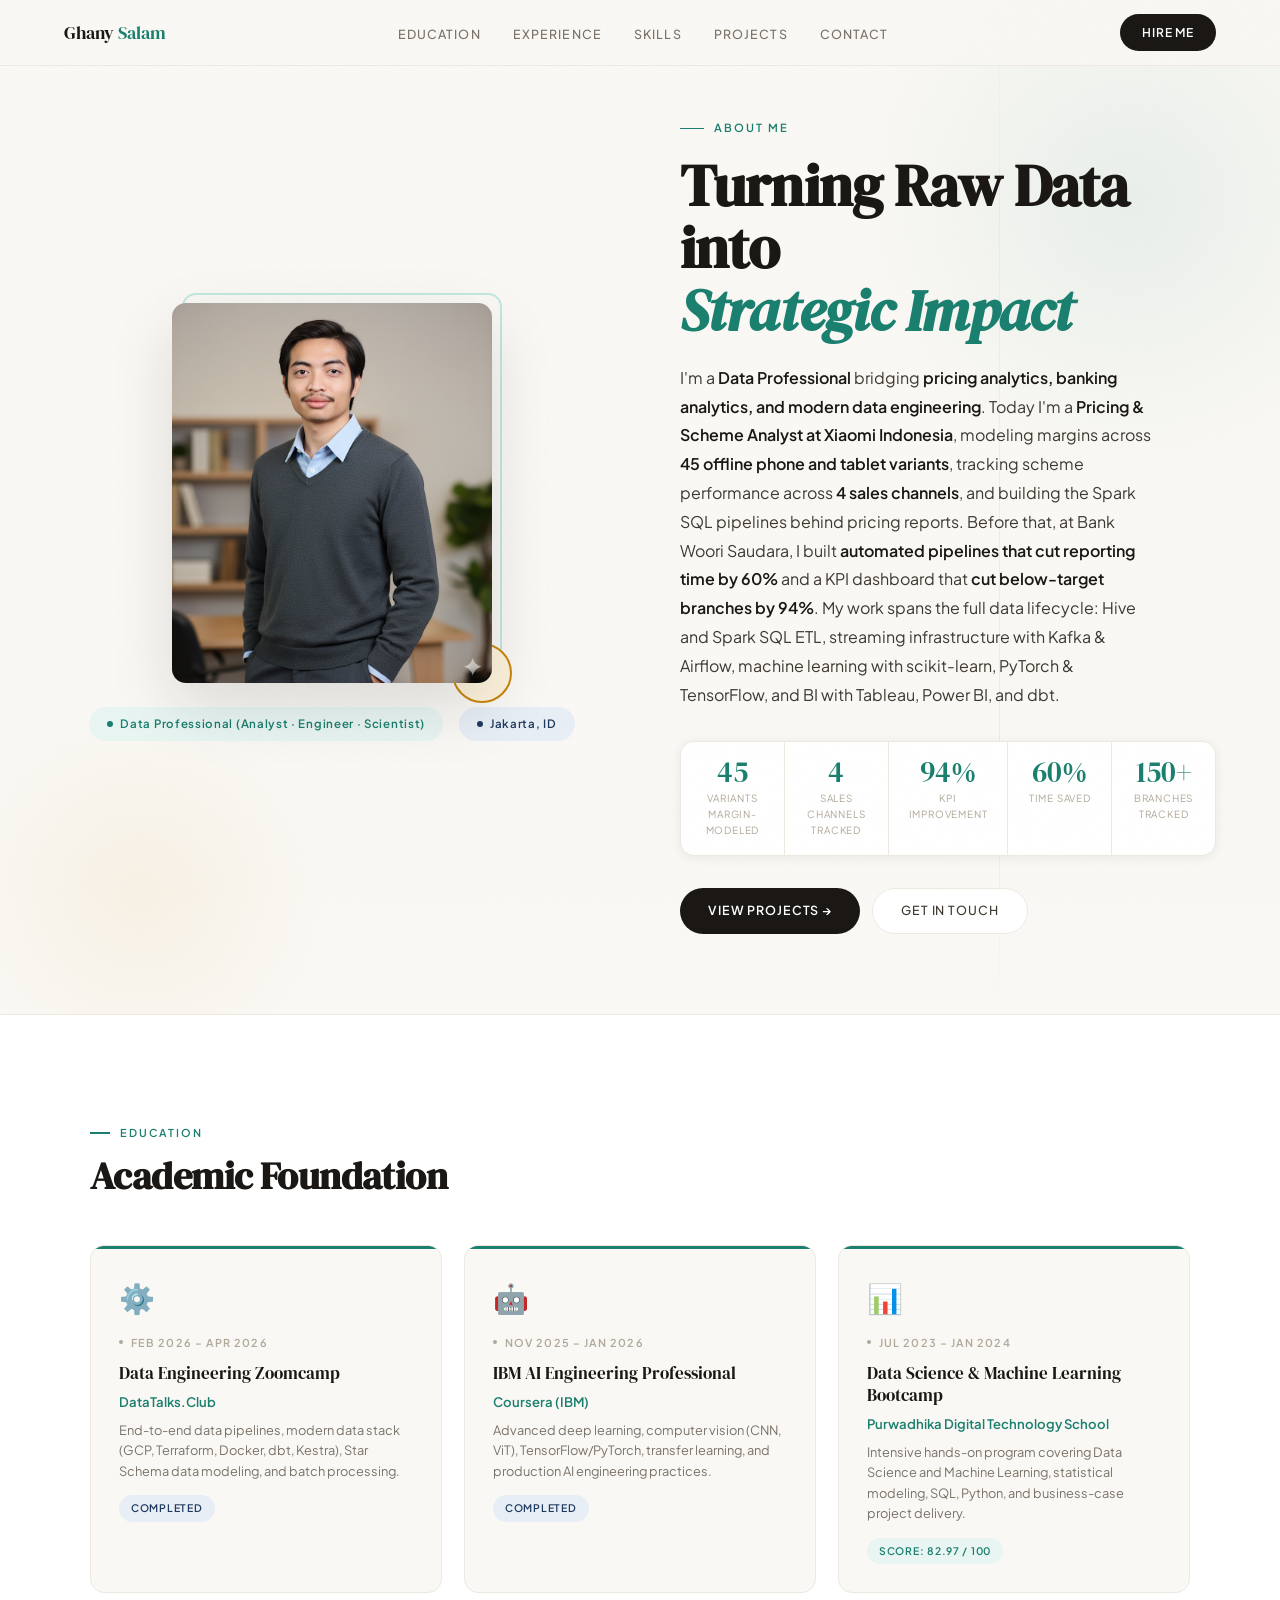
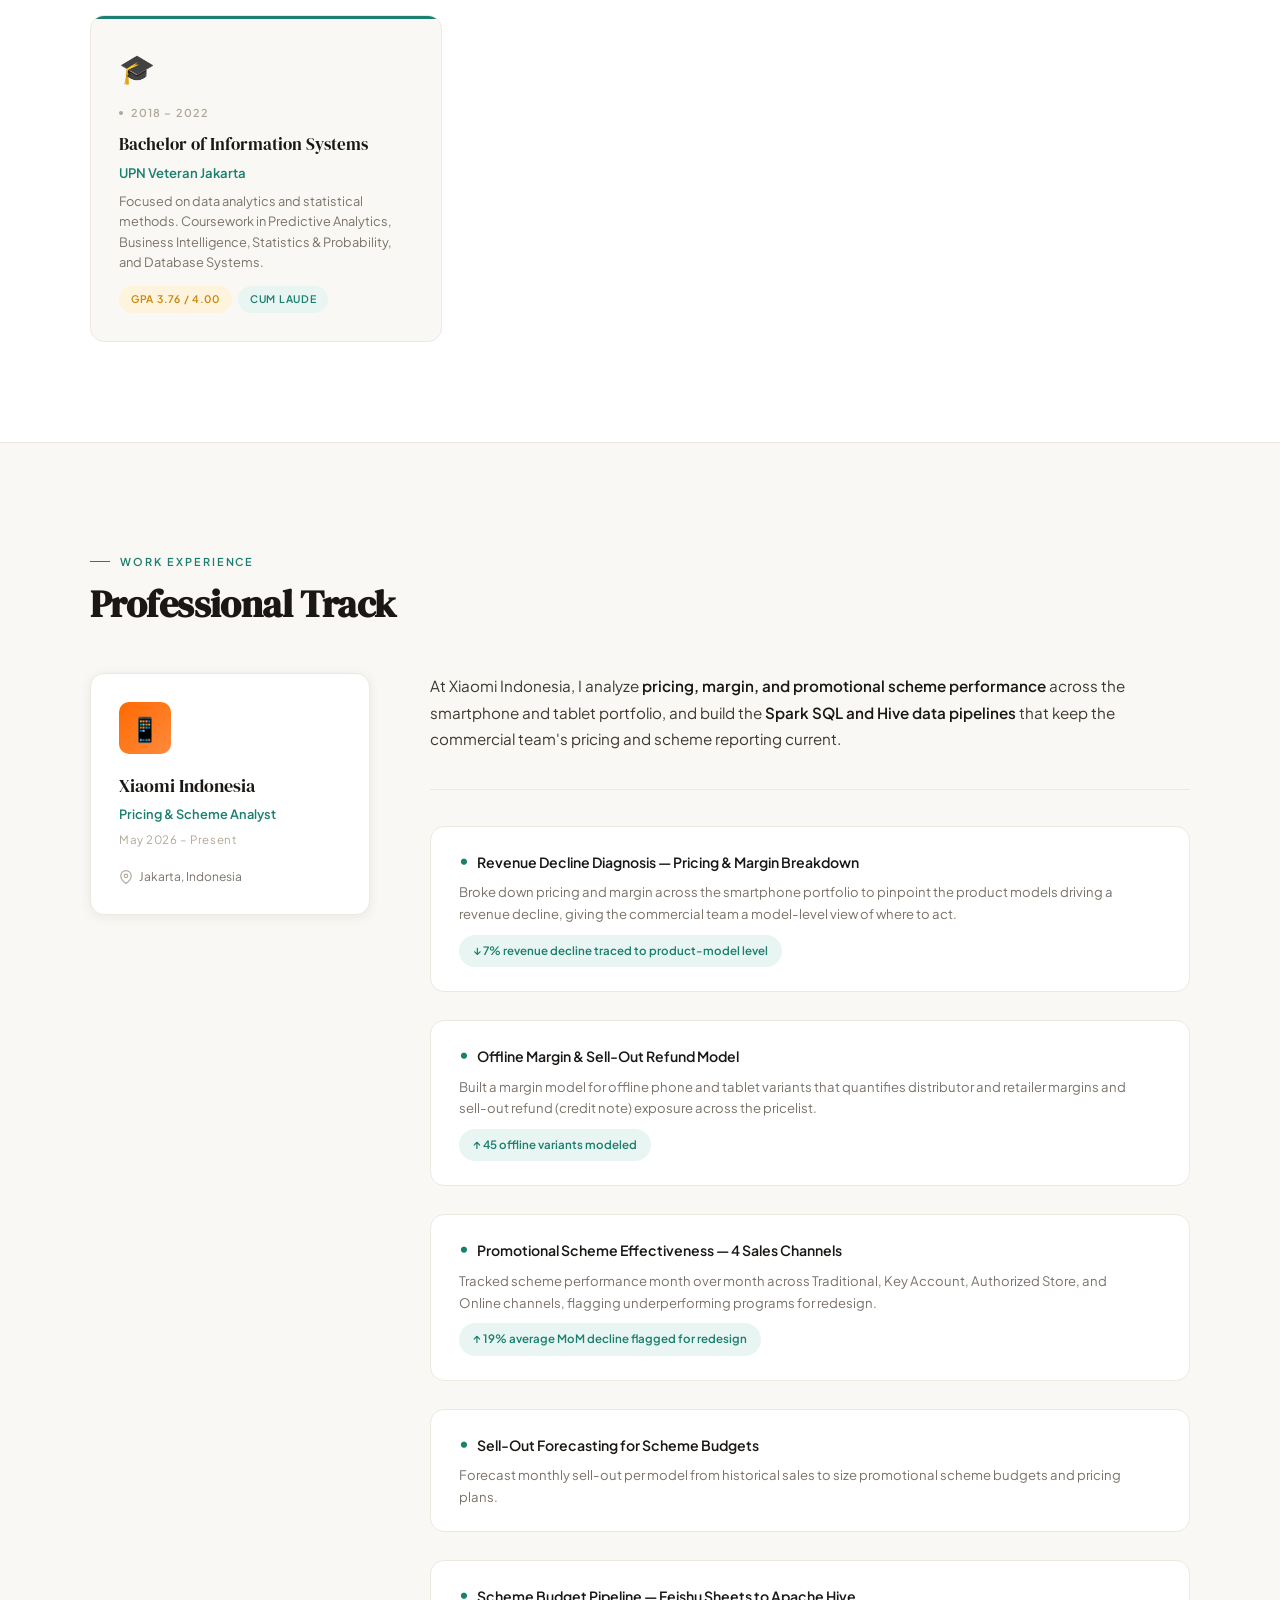
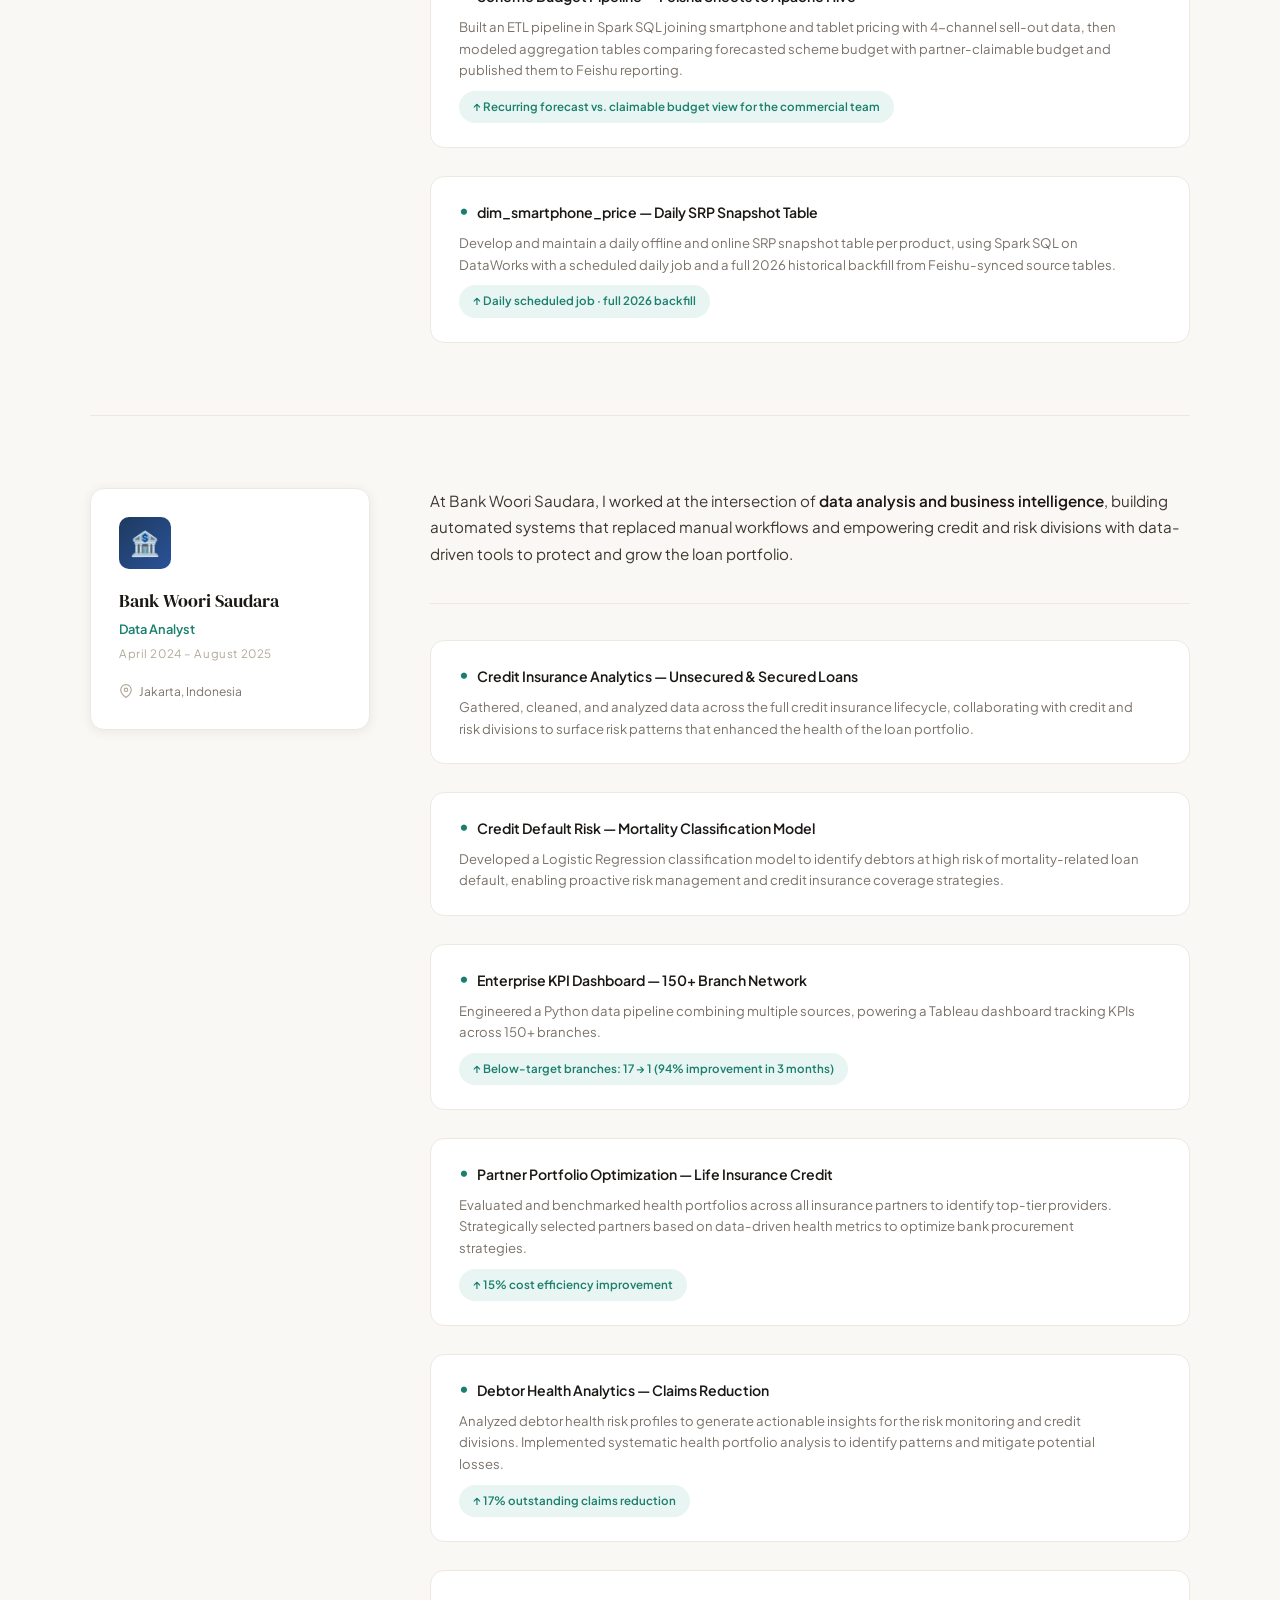
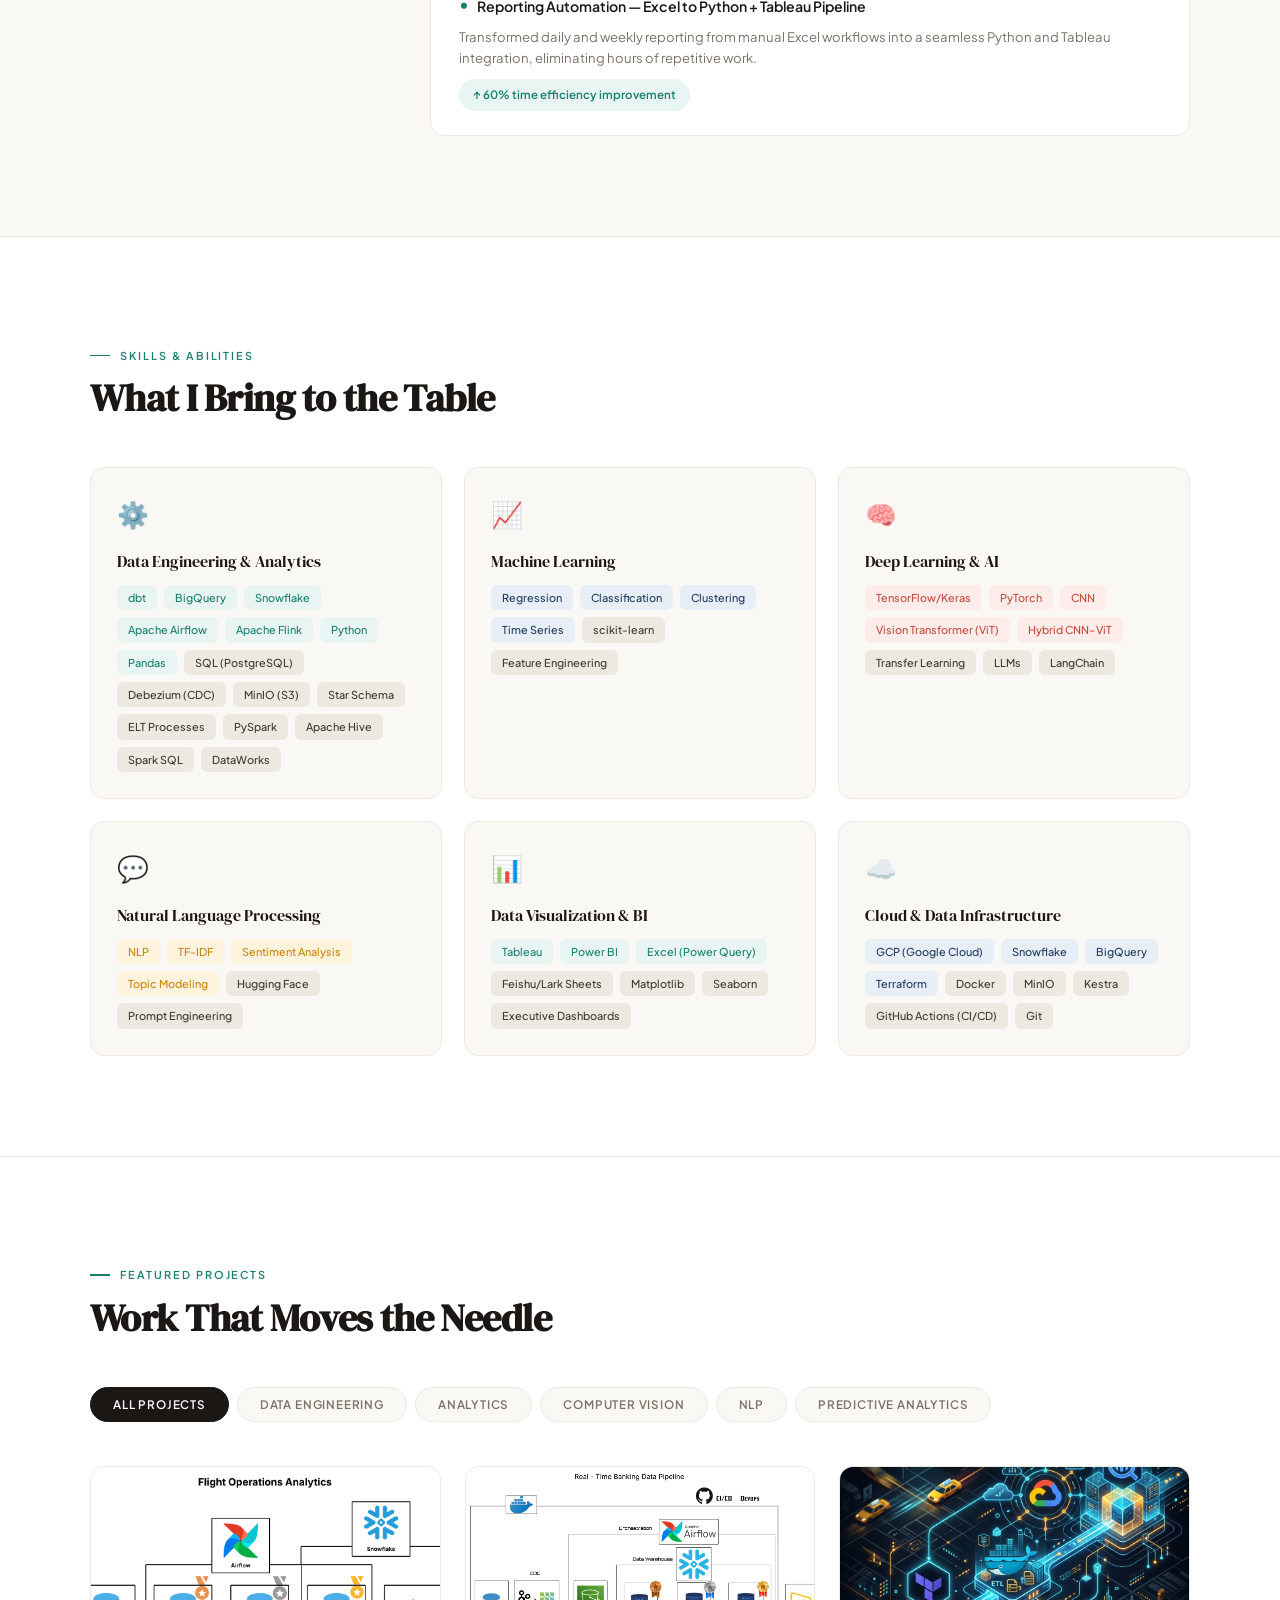
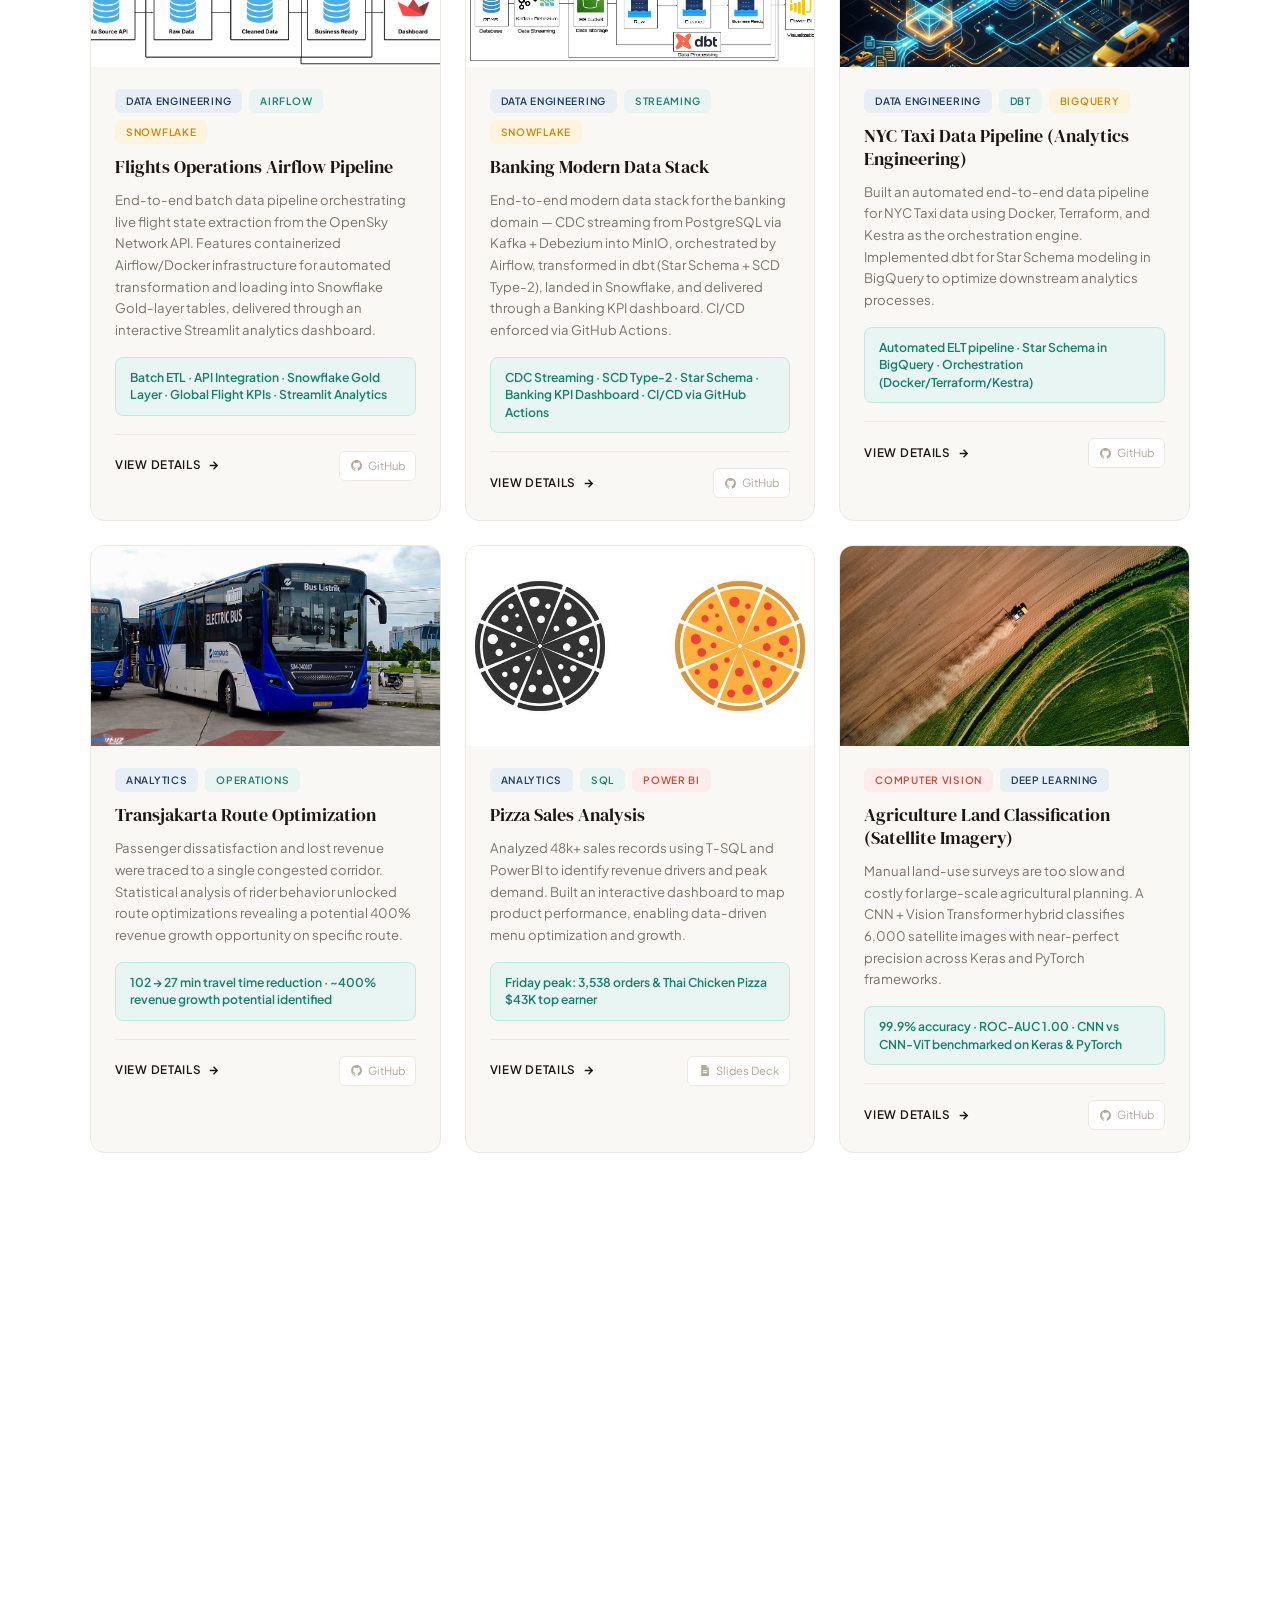
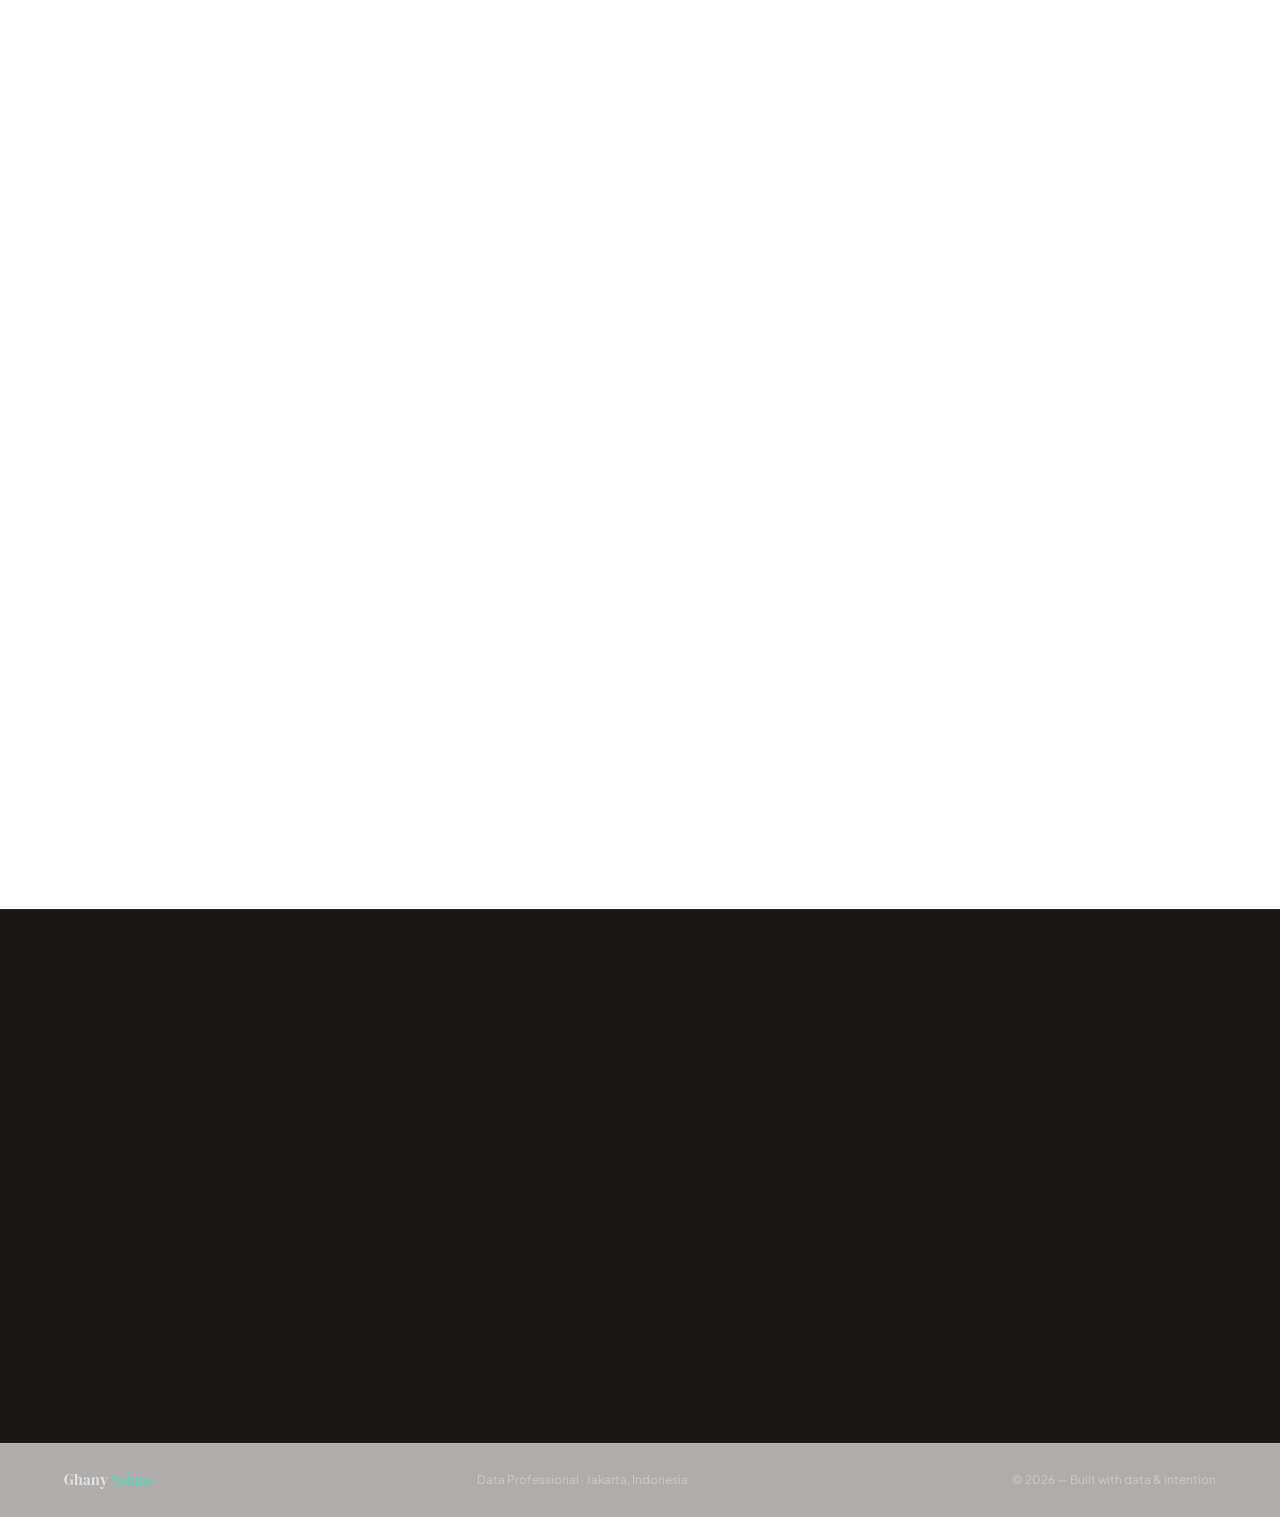
<file: index.html>
<!DOCTYPE html>
<html lang="en">

<head>
  <meta charset="UTF-8">
  <meta name="viewport" content="width=device-width, initial-scale=1.0">
  <title>Ghany's Portfolio</title>
  <link rel="preconnect" href="https://fonts.googleapis.com">
  <link rel="preconnect" href="https://fonts.gstatic.com" crossorigin>
  <link
    href="https://fonts.googleapis.com/css2?family=DM+Serif+Display:ital@0;1&family=Plus+Jakarta+Sans:ital,wght@0,300;0,400;0,500;0,600;1,300;1,400&display=swap"
    rel="stylesheet">
  <link rel="stylesheet" href="assets/css/styles.css?v=4">
</head>

<body>

  <!-- ── NAV ── -->
  <nav id="navbar">
    <a href="#hero" class="nav-logo">Ghany <span>Salam</span></a>
    <ul class="nav-links">
      <li><a href="#education">Education</a></li>
      <li><a href="#experience">Experience</a></li>
      <li><a href="#skills">Skills</a></li>
      <li><a href="#projects">Projects</a></li>
      <li><a href="#contact">Contact</a></li>
    </ul>
    <button id="navToggle" class="nav-toggle" type="button" aria-label="Open navigation menu" aria-controls="mobileMenu"
      aria-expanded="false">
      <span></span>
      <span></span>
      <span></span>
    </button>
    <a href="#contact" class="nav-cta">Hire Me</a>
  </nav>
  <div id="mobileMenuBackdrop" class="mobile-menu-backdrop" hidden></div>
  <div id="mobileMenu" class="mobile-menu" aria-hidden="true" hidden>
    <ul class="mobile-links">
      <li><a href="#education">Education</a></li>
      <li><a href="#experience">Experience</a></li>
      <li><a href="#skills">Skills</a></li>
      <li><a href="#projects">Projects</a></li>
      <li><a href="#contact">Contact</a></li>
    </ul>
    <a href="#contact" class="mobile-cta">Hire Me</a>
  </div>

  <!-- ════════════════════════════════════
     1. HERO / ABOUT ME
════════════════════════════════════ -->
  <section class="hero" id="hero">
    <div class="hero-deco-circle hdc-1"></div>
    <div class="hero-deco-circle hdc-2"></div>
    <div class="hdc-line"></div>

    <div class="hero-inner">
      <!-- Photo -->
      <div class="hero-photo-col">
        <div class="photo-frame">
          <img src="assets/images/profile/ghany-profile.jpeg" alt="Ghany Salam" class="photo-img"
            onerror="this.style.display='none'; this.nextElementSibling.style.display='flex';" />
          <div class="photo-placeholder" style="display:none;">GS</div>
        </div>
        <div class="hero-badge">
          <span class="hb-pill teal">Data Professional (Analyst · Engineer · Scientist)</span>
          <span class="hb-pill navy">Jakarta, ID</span>
        </div>
      </div>

      <!-- Text -->
      <div class="hero-text-col">
        <div class="eyebrow">About Me</div>
        <h1>Turning Raw Data into<br><em>Strategic Impact</em></h1>
        <p class="hero-bio">
          I'm a <strong>Data Professional</strong> bridging <strong>pricing analytics, banking analytics, and modern
            data engineering</strong>. Today I'm a <strong>Pricing & Scheme Analyst at Xiaomi Indonesia</strong>,
          modeling margins across <strong>45 offline phone and tablet variants</strong>, tracking scheme performance
          across <strong>4 sales channels</strong>, and building the Spark SQL pipelines behind pricing reports.
          Before that, at Bank Woori Saudara, I built <strong>automated pipelines that cut reporting time by
            60%</strong> and a KPI dashboard that <strong>cut below-target branches by 94%</strong>.
          My work spans the full data lifecycle: Hive and Spark SQL ETL, streaming infrastructure with Kafka &
          Airflow, machine learning with scikit-learn, PyTorch & TensorFlow, and BI with Tableau, Power BI,
          and dbt.
        </p>

        <div class="hero-stats">
          <div class="hs-item">
            <div class="hs-num">45</div>
            <div class="hs-label">Variants Margin-Modeled</div>
          </div>
          <div class="hs-item">
            <div class="hs-num">4</div>
            <div class="hs-label">Sales Channels Tracked</div>
          </div>
          <div class="hs-item">
            <div class="hs-num">94%</div>
            <div class="hs-label">KPI Improvement</div>
          </div>
          <div class="hs-item">
            <div class="hs-num">60%</div>
            <div class="hs-label">Time Saved</div>
          </div>
          <div class="hs-item">
            <div class="hs-num">150+</div>
            <div class="hs-label">Branches Tracked</div>
          </div>
        </div>

        <div class="hero-btns">
          <a href="#projects" class="btn-primary">View Projects →</a>
          <a href="#contact" class="btn-secondary">Get in Touch</a>
        </div>
      </div>
    </div>
  </section>

  <!-- ════════════════════════════════════
     2. EDUCATION
════════════════════════════════════ -->
  <section id="education">
    <div class="section-inner">
      <div class="sec-eyebrow reveal">Education</div>
      <h2 class="sec-title reveal d1">Academic Foundation</h2>
      <div class="edu-grid" id="eduGrid">
        <!-- Injected via data.js -->
      </div>
    </div>
  </section>

  <!-- ════════════════════════════════════
     3. WORK EXPERIENCE
════════════════════════════════════ -->
  <section id="experience">
    <div class="section-inner">
      <div class="sec-eyebrow reveal">Work Experience</div>
      <h2 class="sec-title reveal d1">Professional Track</h2>

      <div id="expRoles">
        <!-- Injected via data.js -->
      </div>
    </div>
  </section>

  <!-- ════════════════════════════════════
     4. SKILLS & ABILITIES
════════════════════════════════════ -->
  <section id="skills">
    <div class="section-inner">
      <div class="sec-eyebrow reveal">Skills & Abilities</div>
      <h2 class="sec-title reveal d1">What I Bring to the Table</h2>
      <div class="skills-grid" id="skillsGrid">
        <!-- Injected via data.js -->
      </div>
    </div>
  </section>

  <!-- ════════════════════════════════════
     6. PROJECTS
════════════════════════════════════ -->
  <section id="projects">
    <div class="section-inner">
      <div class="sec-eyebrow reveal">Featured Projects</div>
      <h2 class="sec-title reveal d1">Work That Moves the Needle</h2>

      <div class="filter-row reveal d2">
        <button class="ftab active" data-filter="all">All Projects</button>
        <button class="ftab" data-filter="data-engineering">Data Engineering</button>
        <button class="ftab" data-filter="analytics">Analytics</button>
        <button class="ftab" data-filter="computer-vision">Computer Vision</button>
        <button class="ftab" data-filter="nlp">NLP</button>
        <button class="ftab" data-filter="predictive">Predictive Analytics</button>
      </div>

      <div class="proj-grid" id="projGrid">
        <!-- Injected via data.js -->
      </div><!-- /projGrid -->
    </div>
  </section>

  <!-- ════════════════════════════════════
     7. CONTACT
════════════════════════════════════ -->
  <section id="contact">
    <div class="section-inner">
      <div class="contact-layout">
        <div class="contact-text reveal">
          <div class="sec-eyebrow">Contact</div>
          <h2 class="sec-title" style="color:var(--white)">Let's Build Something<br><em
              style="font-family:'DM Serif Display',serif;font-style:italic;color:#64cfb8">Meaningful Together</em></h2>
          <p>
            I'm open to <strong>full-time roles</strong> in data analytics, data engineering, and data science, in
            Jakarta or remote across APAC. If your organization turns data into strategy, I'd love to be part of the team.
          </p>
          <div class="avail-pill">
            <div class="avail-dot"></div>
            Available for Opportunities
          </div>
        </div>
        <div class="contact-cards reveal d2">
          <a href="https://www.linkedin.com/in/ghanysalam" target="_blank" class="c-card">
            <div class="c-icon ci-li">
              <svg width="20" height="20" viewBox="0 0 24 24" fill="#4f9fd4">
                <path d="M16 8a6 6 0 016 6v7h-4v-7a2 2 0 00-2-2 2 2 0 00-2 2v7h-4v-7a6 6 0 016-6zM2 9h4v12H2z" />
                <circle cx="4" cy="4" r="2" />
              </svg>
            </div>
            <div>
              <div class="c-label">LinkedIn</div>
              <div class="c-val">linkedin.com/in/ghanysalam</div>
            </div>
          </a>
          <a href="mailto:ghany.salam12@gmail.com" class="c-card">
            <div class="c-icon ci-mail">
              <svg width="20" height="20" viewBox="0 0 24 24" fill="none" stroke="#64cfb8" stroke-width="2">
                <path d="M4 4h16c1.1 0 2 .9 2 2v12c0 1.1-.9 2-2 2H4c-1.1 0-2-.9-2-2V6c0-1.1.9-2 2-2z" />
                <polyline points="22,6 12,13 2,6" />
              </svg>
            </div>
            <div>
              <div class="c-label">Email</div>
              <div class="c-val">ghany.salam12@gmail.com</div>
            </div>
          </a>
          <a href="https://github.com/ghanysalam" target="_blank" class="c-card">
            <div class="c-icon ci-gh">
              <svg width="20" height="20" viewBox="0 0 24 24" fill="rgba(255,255,255,.7)">
                <path
                  d="M12 2C6.477 2 2 6.484 2 12.017c0 4.425 2.865 8.18 6.839 9.504.5.092.682-.217.682-.483 0-.237-.008-.868-.013-1.703-2.782.605-3.369-1.343-3.369-1.343-.454-1.158-1.11-1.466-1.11-1.466-.908-.62.069-.608.069-.608 1.003.07 1.531 1.032 1.531 1.032.892 1.53 2.341 1.088 2.91.832.092-.647.35-1.088.636-1.338-2.22-.253-4.555-1.113-4.555-4.951 0-1.093.39-1.988 1.029-2.688-.103-.253-.446-1.272.098-2.65 0 0 .84-.27 2.75 1.026A9.564 9.564 0 0112 6.844c.85.004 1.705.115 2.504.337 1.909-1.296 2.747-1.027 2.747-1.027.546 1.379.202 2.398.1 2.651.64.7 1.028 1.595 1.028 2.688 0 3.848-2.339 4.695-4.566 4.943.359.309.678.92.678 1.855 0 1.338-.012 2.419-.012 2.747 0 .268.18.58.688.482A10.019 10.019 0 0022 12.017C22 6.484 17.522 2 12 2z" />
              </svg>
            </div>
            <div>
              <div class="c-label">GitHub</div>
              <div class="c-val">github.com/ghanysalam</div>
            </div>
          </a>
        </div>
      </div>
    </div>
  </section>

  <!-- FOOTER -->
  <footer>
    <div class="footer-logo">Ghany <span>Salam</span></div>
    <div>Data Professional · Jakarta, Indonesia</div>
    <div>© 2026 — Built with data & intention</div>
  </footer>

  <!-- ════════════════════════════════════
     JAVASCRIPT
════════════════════════════════════ -->
  <script>
    // Automated cache-busting: append current timestamp to force latest version
    const version = Date.now();
    const scripts = ['assets/js/data.js', 'assets/js/script.js'];
    scripts.forEach(src => {
      const s = document.createElement('script');
      s.src = `${src}?v=${version}`;
      s.async = false; // Ensure scripts execute in the exact order (data.js first, then script.js)
      document.body.appendChild(s);
    });
  </script>

</body>

</html>
</file>
<file: assets/css/styles.css>
/* Main Stylesheet */
@import url('base/variables.css?v=2');
@import url('base/reset.css?v=2');
@import url('base/layout.css?v=2');

@import url('components/nav.css?v=2');
@import url('components/animations.css?v=2');
@import url('components/utils.css?v=2');

@import url('sections/hero.css?v=2');
@import url('sections/education.css?v=2');
@import url('sections/experience.css?v=2');
@import url('sections/skills.css?v=2');
/* @import url('sections/certifications.css?v=2'); */
@import url('sections/projects.css?v=2');
@import url('sections/contact.css?v=2');
@import url('sections/footer.css?v=2');

@import url('base/responsive.css?v=2');
</file>
